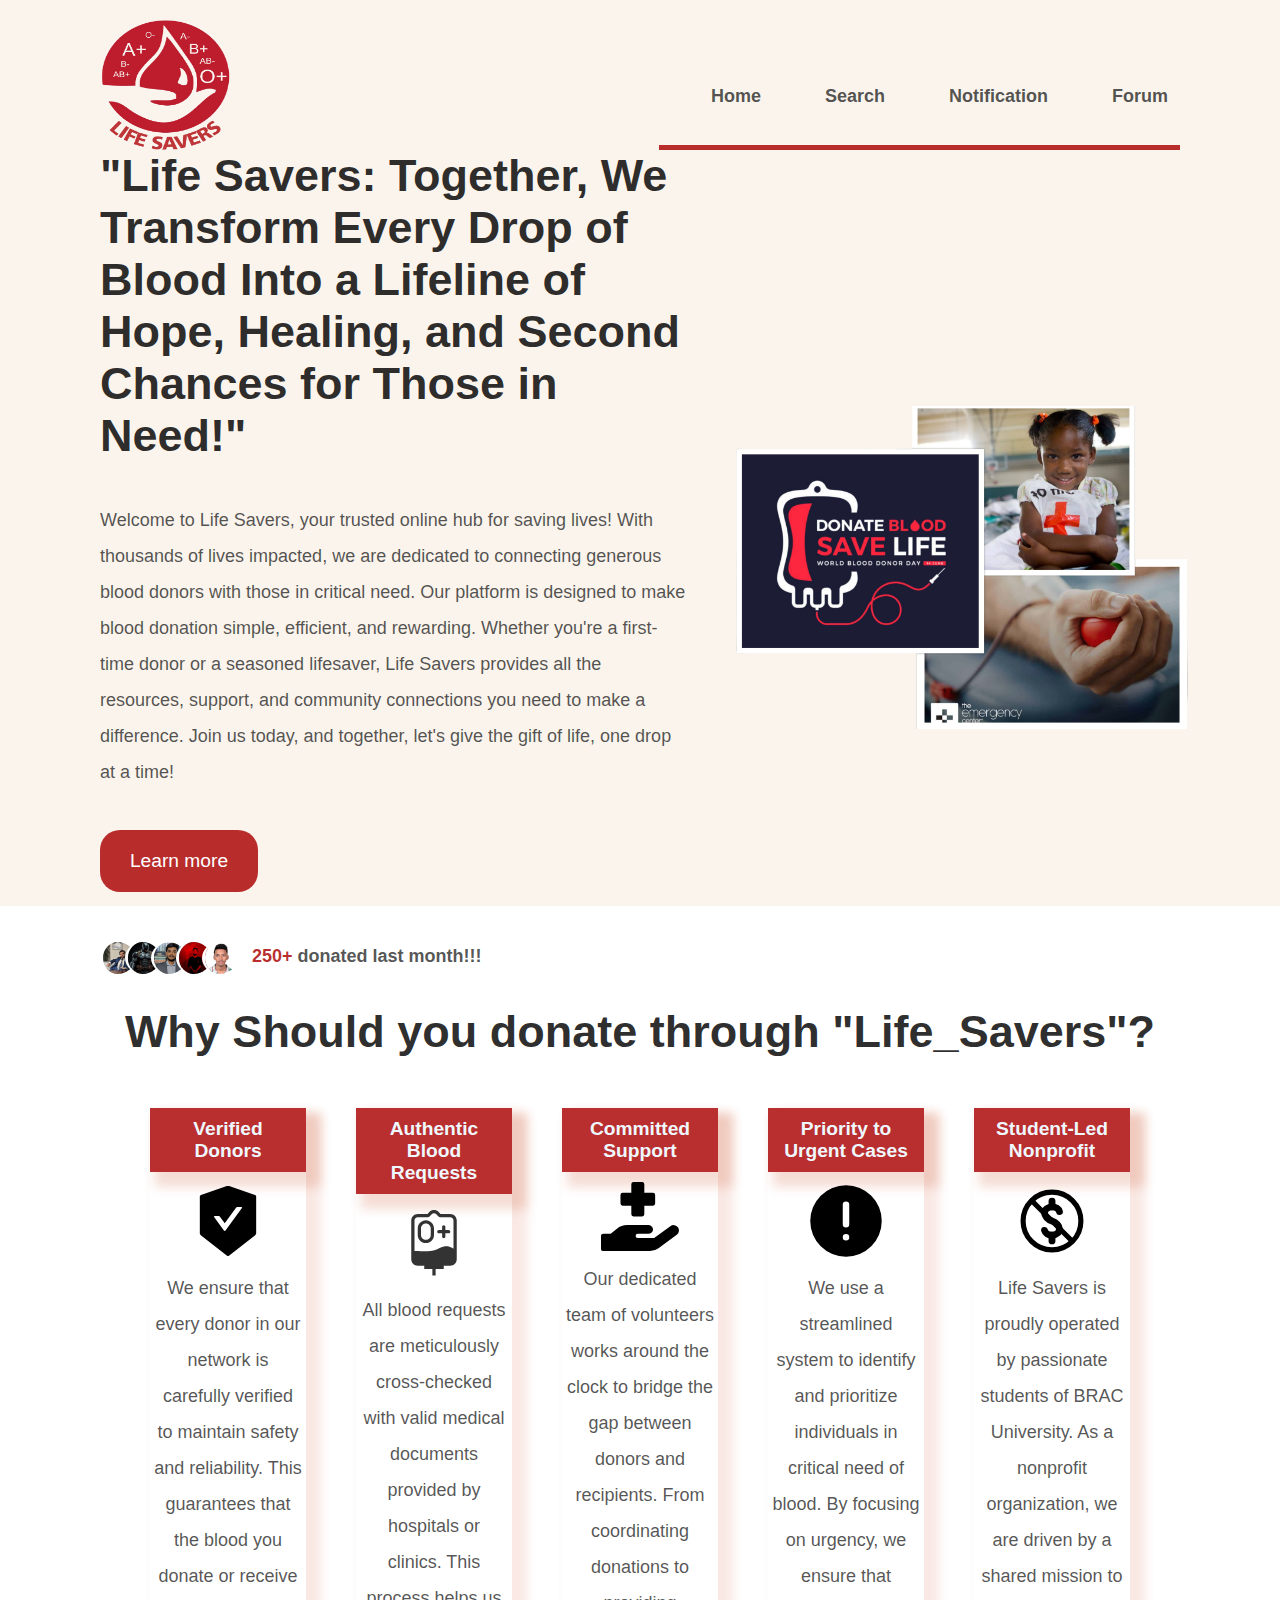
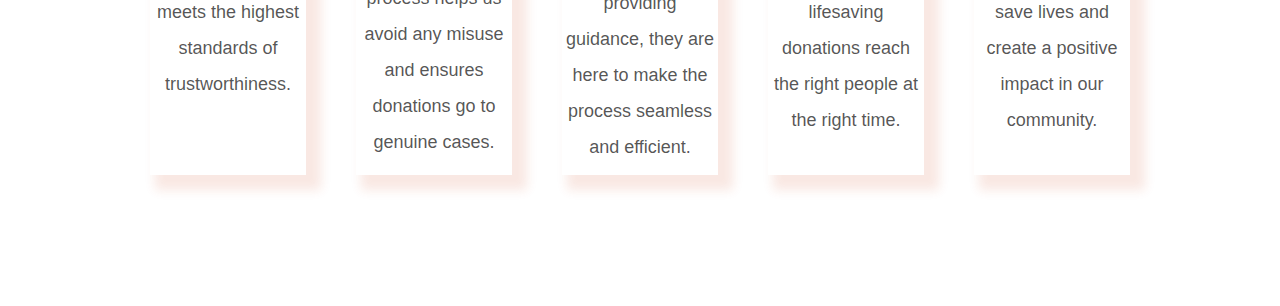
<file: index.html>
<html lang="en">
<head>
    <meta charset="UTF-8">
    <meta name="viewport" content="width=device-width, initial-scale=1.0">
    <title>Document</title>
    <link rel="stylesheet" href="blood_donation.css">
</head>
<body>
   <div class="pop">
    <div class="header">
        <img class="mm" src="nlogo.png" alt="" width="130px" height="130px">
        <nav class="nav">
            <ul class="li">
                <li><a class="ref" href="Blood_Donation.html">Home</a></li>
                <li><a class="ref" href="mahjabin.html">Search</a></li>
                <li><a class="ref" href="anas.html">Notification </a></li>
                <li><a class="ref" href="anto.html">Forum</a></li>
                
      
            </ul>
        </nav>
    </div>
    <div class="p1">
       <div class="txt">
        <h1 class="h1">"Life Savers: Together, We Transform Every Drop of Blood Into a Lifeline of Hope, Healing, and Second Chances for Those in Need!"</h1>
        <p class="p11">Welcome to Life Savers, your trusted online hub for saving lives! With thousands of lives impacted, we are dedicated to connecting generous blood donors with those in critical need. Our platform is designed to make blood donation simple, efficient, and rewarding. Whether you're a first-time donor or a seasoned lifesaver, Life Savers provides all the resources, support, and community connections you need to make a difference. Join us today, and together, let's give the gift of life, one drop at a time!</p>
        <a href="#" class="a"> Learn more</a>
        <div class="plus">
        <div class="imgs">
            <img src="2.png" alt="">
            <img src="3.jpeg" alt="">
            <img src="4.jpg" alt="">
            <img src="9.jpeg" alt="">
            <img src="10.jpg" alt="">
        </div>
          <p class="d"><span>250+</span> donated last month!!!</p>
        </div>
       </div>

       <div class="img">
        <img src="file.png" class="imgcls" alt="">
        
       </div>
     </div>
    </div>
    <div class="p2">
        <h1 class="h1" id="h1_2">Why Should you donate through "Life_Savers"?</h1>
        <div class="gridx">
            <div class="gridy">
                <p class="desx">Verified Donors</p>
                <img class="icon" src="winner.svg" width="150px"  alt="">
                <p class="desy">We ensure that every donor in our network is carefully verified to maintain safety and reliability. This guarantees that the blood you donate or receive meets the highest standards of trustworthiness.

                </p>
            </div>
            <div class="gridy">
                <p class="desx">Authentic Blood Requests</p>
                <img class="icon" src="cicon.svg" width="150px"  alt="">
                <p class="desy">All blood requests are meticulously cross-checked with valid medical documents provided by hospitals or clinics. This process helps us avoid any misuse and ensures donations go to genuine cases.</p>
            </div>
            <div class="gridy">
                <p class="desx">Committed Support</p>
                <img class="icon" src="reward.svg"width="150px"  alt="">
                <p class="desy">Our dedicated team of volunteers works around the clock to bridge the gap between donors and recipients. From coordinating donations to providing guidance, they are here to make the process seamless and efficient.</p>
            </div>
            <div class="gridy">
                <p class="desx">Priority to Urgent Cases</p>
                <img class="icon" src="treats.svg" width="150px"  alt="">
                <p class="desy">We use a streamlined system to identify and prioritize individuals in critical need of blood. By focusing on urgency, we ensure that lifesaving donations reach the right people at the right time.

                </p>
            </div>
            <div class="gridy">
                <p class="desx">Student-Led Nonprofit</p>
                <img class="icon" src="person.svg" width="150px"  alt="">
                <p class="desy">Life Savers is proudly operated by passionate students of BRAC University. As a nonprofit organization, we are driven by a shared mission to save lives and create a positive impact in our community.</p>
                </div>
        </div>

    </div>
    
    
</body>
</html>
</file>
<file: blood_donation.css>
body{
   margin: 0;
   font-family: "Poppins", sans-serif;
}
.h1{
    font-size: 45px;
    font-weight: 800;
    color: rgba(0, 0, 0, 0.829);
    max-width: 100%; 
    margin: 0 auto; 
    
}
.p1{
    align-items: center;
    margin: 0 auto;
    max-width: 100%;  
    display: grid;
    grid-template-columns: 1fr 1fr;
    background-color:  rgba(232, 207, 174, 0.221);
    height: 84vh;
    
    
    padding-left: 100px;
.p11{
    color: rgba(0, 0, 0, 0.677);
    margin-top: 40px;
    font-size: 18px;
    
    line-height: 2;
}
    
 
}
.imgcls{
    width: 100%;
    min-width: 500px;

    
}

.a{
    
    display: block;
    background-color: rgba(169, 0, 0, 0.819);
    padding: 20px 20px;
    min-width: fit-content;
    max-width: 20%;
    border-radius: 20px;
    color: white;
    font-size: larger;
    text-align: center;
    text-decoration: none;
    margin-top: 40px;
    
}
.imgs{
    display: flex;
    margin-top: 50px;
    height: 2rem;
    width: 2rem;
    
   
}
.imgs img{
    border-radius: 50%;
    margin-right: -0.6rem;
    border-left: solid white 3px;
}
.plus{
    display: flex;
}
.d{
    margin-left: 120px;
    margin-top: 54px;
    font-weight: 700;
    color: rgba(0, 0, 0, 0.677);
    font-size: 18px;
}
.d span{
    color: rgba(169, 0, 0, 0.819);
    font-weight: 800;
}

.header{
    margin: 0px 0px;
    margin-bottom: 0px;
    background-color:  rgba(232, 207, 174, 0.221);
    display: flex;
    justify-content: space-between;
    
}
.mm{
    padding: 20px 100px;
    padding-bottom: 0;
    padding-right: 0px;
    margin-right: 0;
    
}
.pop{
    margin-bottom: 0px;
    
    
}
.li{
    list-style: none;
    display: flex;
    gap: 40px;
}
.nav{
    padding-top: 70px ;
    margin-bottom: 0;
    padding-bottom: 0;
    margin-right: 100px;
    margin-left: 0;
    border-bottom: 5px solid rgba(169, 0, 0, 0.819);


}
.ref{
    text-decoration: none;
    font-weight: 750;
    font-size: large;
    padding: 18px 12px;
    color: rgba(0, 0, 0, 0.677);

    border-radius: 12px;
    transition: 0.2s;
    
    
}
.ref:hover{
    background-color: rgba(169, 0, 0, 0.819);
    color: aliceblue; 
}

.p2{
    margin-top: 100px;
    height: 100vh;
    width: 100%;
}

.gridx{
    display: grid;
    grid-template-columns: repeat(5, 1fr);
    grid-column-gap: 50px ;
    margin: 50px 150px;
    
    
    
    
}
#h1_2{
    text-align: center;
    
}
.desx{
    text-align: center;
    display: block;
    font-size: larger;
    font-weight: 600;
    background-color: rgba(169, 0, 0, 0.819);
    color: aliceblue;
    padding: 10px 15px;
    border-radius: 0px;
    margin-bottom: 0;
    margin-top: 0px;
    box-shadow:  rgba(203, 68, 27, 0.186) 10px 10px 10px 5px;
}


.icon{
    display: block;
    margin: 10 auto;
    width: 50%;
}
.gridy{
    
    align-items: center;
    
    box-shadow: rgba(203, 68, 27, 0.123) 10px 10px 10px 5px;
}
.desy{
    color: rgba(0, 0, 0, 0.677);
    font-size: 18px;
    margin: 10px 3px;
    line-height: 2;
    text-align: center;
}
</file>
